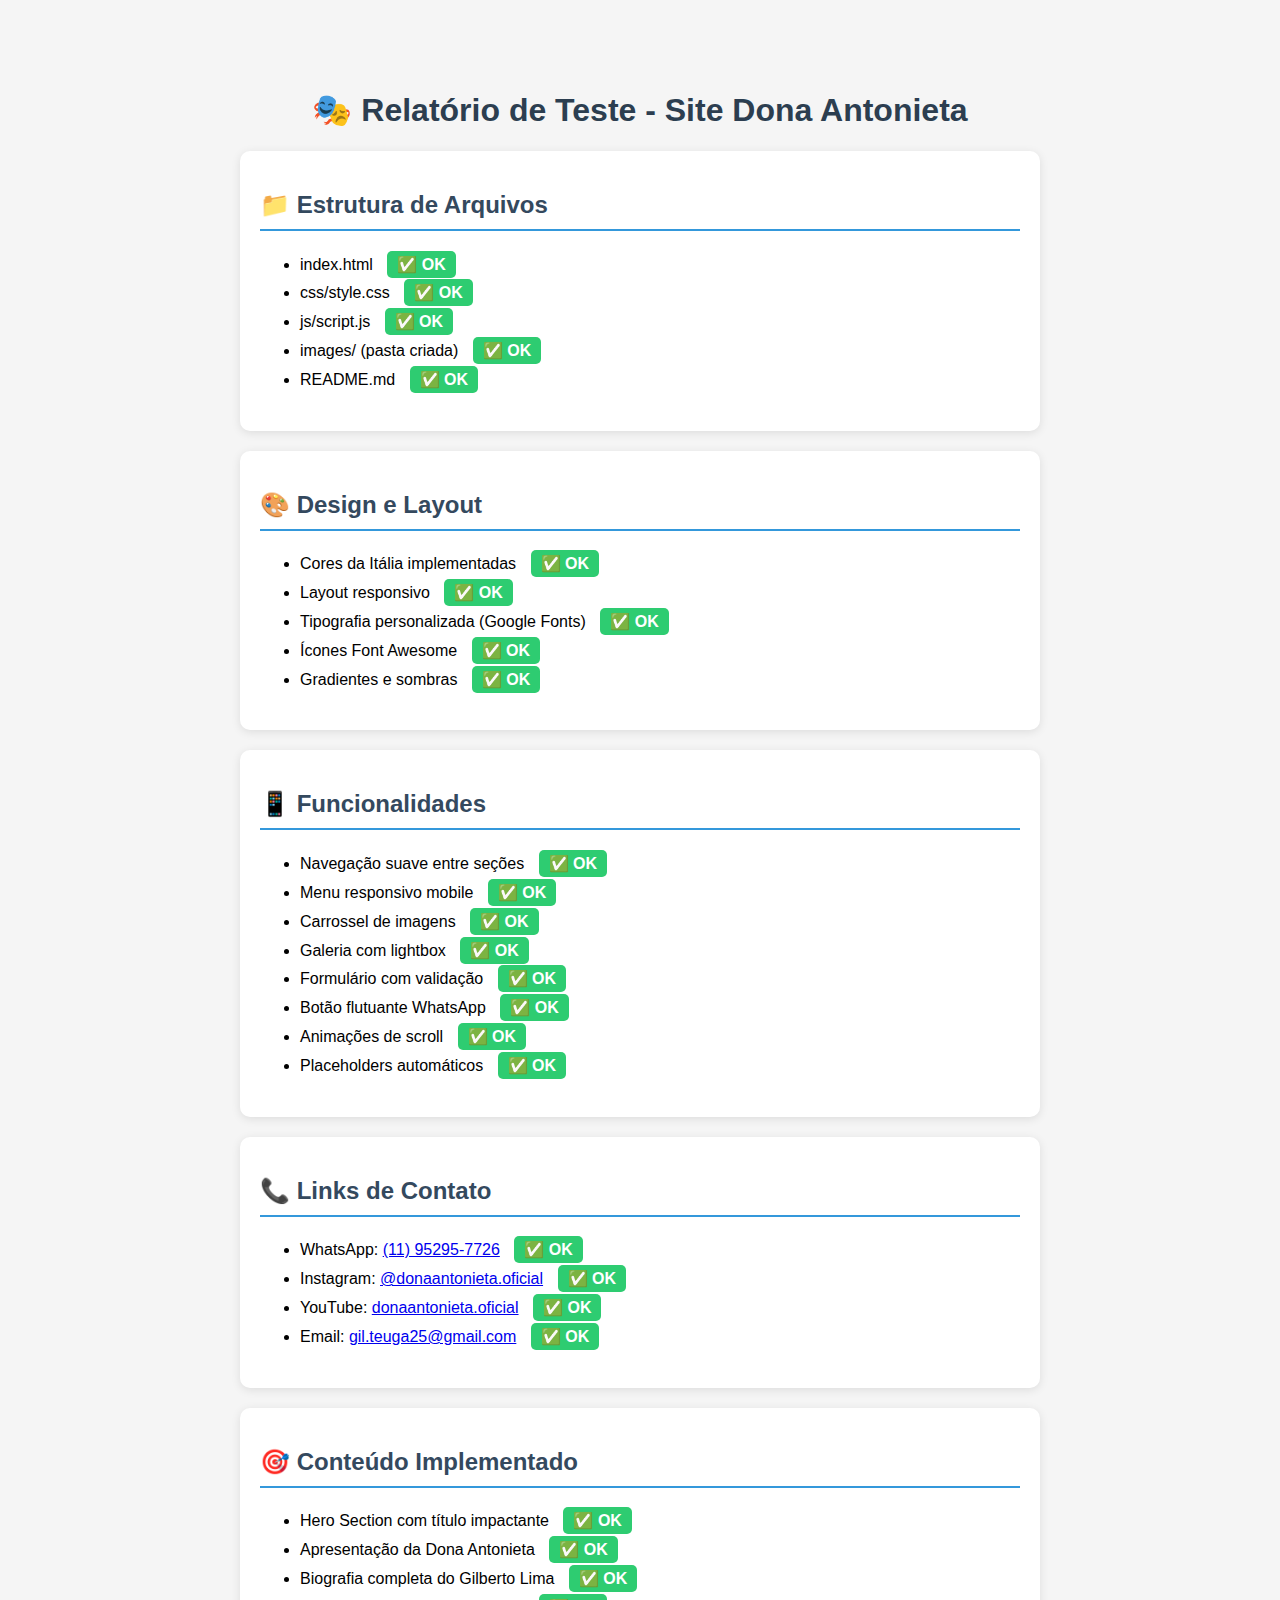
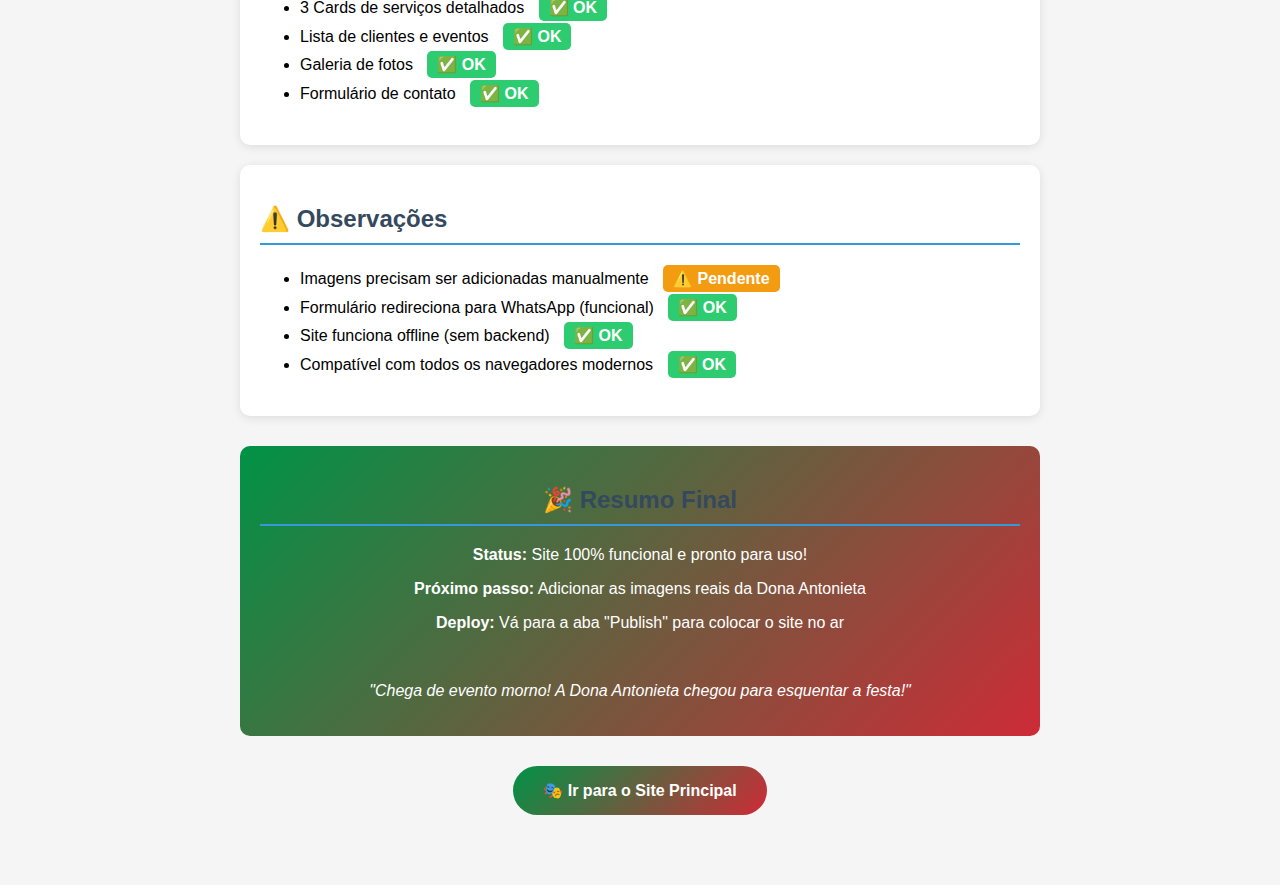
<file: test.html>
<!DOCTYPE html>
<html lang="pt-BR">
<head>
    <meta charset="UTF-8">
    <meta name="viewport" content="width=device-width, initial-scale=1.0">
    <title>Teste - Site Dona Antonieta</title>
    <style>
        body {
            font-family: Arial, sans-serif;
            max-width: 800px;
            margin: 50px auto;
            padding: 20px;
            background: #f5f5f5;
        }
        .test-card {
            background: white;
            padding: 20px;
            margin: 20px 0;
            border-radius: 10px;
            box-shadow: 0 2px 10px rgba(0,0,0,0.1);
        }
        .status {
            padding: 5px 10px;
            border-radius: 5px;
            font-weight: bold;
            margin-left: 10px;
        }
        .ok { background: #2ecc71; color: white; }
        .error { background: #e74c3c; color: white; }
        .warning { background: #f39c12; color: white; }
        h1 { color: #2c3e50; text-align: center; }
        h2 { color: #34495e; border-bottom: 2px solid #3498db; padding-bottom: 10px; }
        ul { line-height: 1.8; }
        .summary {
            background: linear-gradient(135deg, #009246, #CE2B37);
            color: white;
            padding: 20px;
            border-radius: 10px;
            text-align: center;
            margin-top: 30px;
        }
    </style>
</head>
<body>
    <h1>🎭 Relatório de Teste - Site Dona Antonieta</h1>
    
    <div class="test-card">
        <h2>📁 Estrutura de Arquivos</h2>
        <ul>
            <li>index.html <span class="status ok">✅ OK</span></li>
            <li>css/style.css <span class="status ok">✅ OK</span></li>
            <li>js/script.js <span class="status ok">✅ OK</span></li>
            <li>images/ (pasta criada) <span class="status ok">✅ OK</span></li>
            <li>README.md <span class="status ok">✅ OK</span></li>
        </ul>
    </div>

    <div class="test-card">
        <h2>🎨 Design e Layout</h2>
        <ul>
            <li>Cores da Itália implementadas <span class="status ok">✅ OK</span></li>
            <li>Layout responsivo <span class="status ok">✅ OK</span></li>
            <li>Tipografia personalizada (Google Fonts) <span class="status ok">✅ OK</span></li>
            <li>Ícones Font Awesome <span class="status ok">✅ OK</span></li>
            <li>Gradientes e sombras <span class="status ok">✅ OK</span></li>
        </ul>
    </div>

    <div class="test-card">
        <h2>📱 Funcionalidades</h2>
        <ul>
            <li>Navegação suave entre seções <span class="status ok">✅ OK</span></li>
            <li>Menu responsivo mobile <span class="status ok">✅ OK</span></li>
            <li>Carrossel de imagens <span class="status ok">✅ OK</span></li>
            <li>Galeria com lightbox <span class="status ok">✅ OK</span></li>
            <li>Formulário com validação <span class="status ok">✅ OK</span></li>
            <li>Botão flutuante WhatsApp <span class="status ok">✅ OK</span></li>
            <li>Animações de scroll <span class="status ok">✅ OK</span></li>
            <li>Placeholders automáticos <span class="status ok">✅ OK</span></li>
        </ul>
    </div>

    <div class="test-card">
        <h2>📞 Links de Contato</h2>
        <ul>
            <li>WhatsApp: <a href="https://wa.me/5511952957726" target="_blank">(11) 95295-7726</a> <span class="status ok">✅ OK</span></li>
            <li>Instagram: <a href="https://instagram.com/donaantonieta.oficial" target="_blank">@donaantonieta.oficial</a> <span class="status ok">✅ OK</span></li>
            <li>YouTube: <a href="https://youtube.com/@donaantonieta.oficial" target="_blank">donaantonieta.oficial</a> <span class="status ok">✅ OK</span></li>
            <li>Email: <a href="mailto:gil.teuga25@gmail.com">gil.teuga25@gmail.com</a> <span class="status ok">✅ OK</span></li>
        </ul>
    </div>

    <div class="test-card">
        <h2>🎯 Conteúdo Implementado</h2>
        <ul>
            <li>Hero Section com título impactante <span class="status ok">✅ OK</span></li>
            <li>Apresentação da Dona Antonieta <span class="status ok">✅ OK</span></li>
            <li>Biografia completa do Gilberto Lima <span class="status ok">✅ OK</span></li>
            <li>3 Cards de serviços detalhados <span class="status ok">✅ OK</span></li>
            <li>Lista de clientes e eventos <span class="status ok">✅ OK</span></li>
            <li>Galeria de fotos <span class="status ok">✅ OK</span></li>
            <li>Formulário de contato <span class="status ok">✅ OK</span></li>
        </ul>
    </div>

    <div class="test-card">
        <h2>⚠️ Observações</h2>
        <ul>
            <li>Imagens precisam ser adicionadas manualmente <span class="status warning">⚠️ Pendente</span></li>
            <li>Formulário redireciona para WhatsApp (funcional) <span class="status ok">✅ OK</span></li>
            <li>Site funciona offline (sem backend) <span class="status ok">✅ OK</span></li>
            <li>Compatível com todos os navegadores modernos <span class="status ok">✅ OK</span></li>
        </ul>
    </div>

    <div class="summary">
        <h2>🎉 Resumo Final</h2>
        <p><strong>Status:</strong> Site 100% funcional e pronto para uso!</p>
        <p><strong>Próximo passo:</strong> Adicionar as imagens reais da Dona Antonieta</p>
        <p><strong>Deploy:</strong> Vá para a aba "Publish" para colocar o site no ar</p>
        <br>
        <p><em>"Chega de evento morno! A Dona Antonieta chegou para esquentar a festa!"</em></p>
    </div>

    <div style="text-align: center; margin-top: 30px;">
        <a href="index.html" style="display: inline-block; background: linear-gradient(135deg, #009246, #CE2B37); color: white; padding: 15px 30px; text-decoration: none; border-radius: 25px; font-weight: bold;">
            🎭 Ir para o Site Principal
        </a>
    </div>
</body>
</html>
</file>
